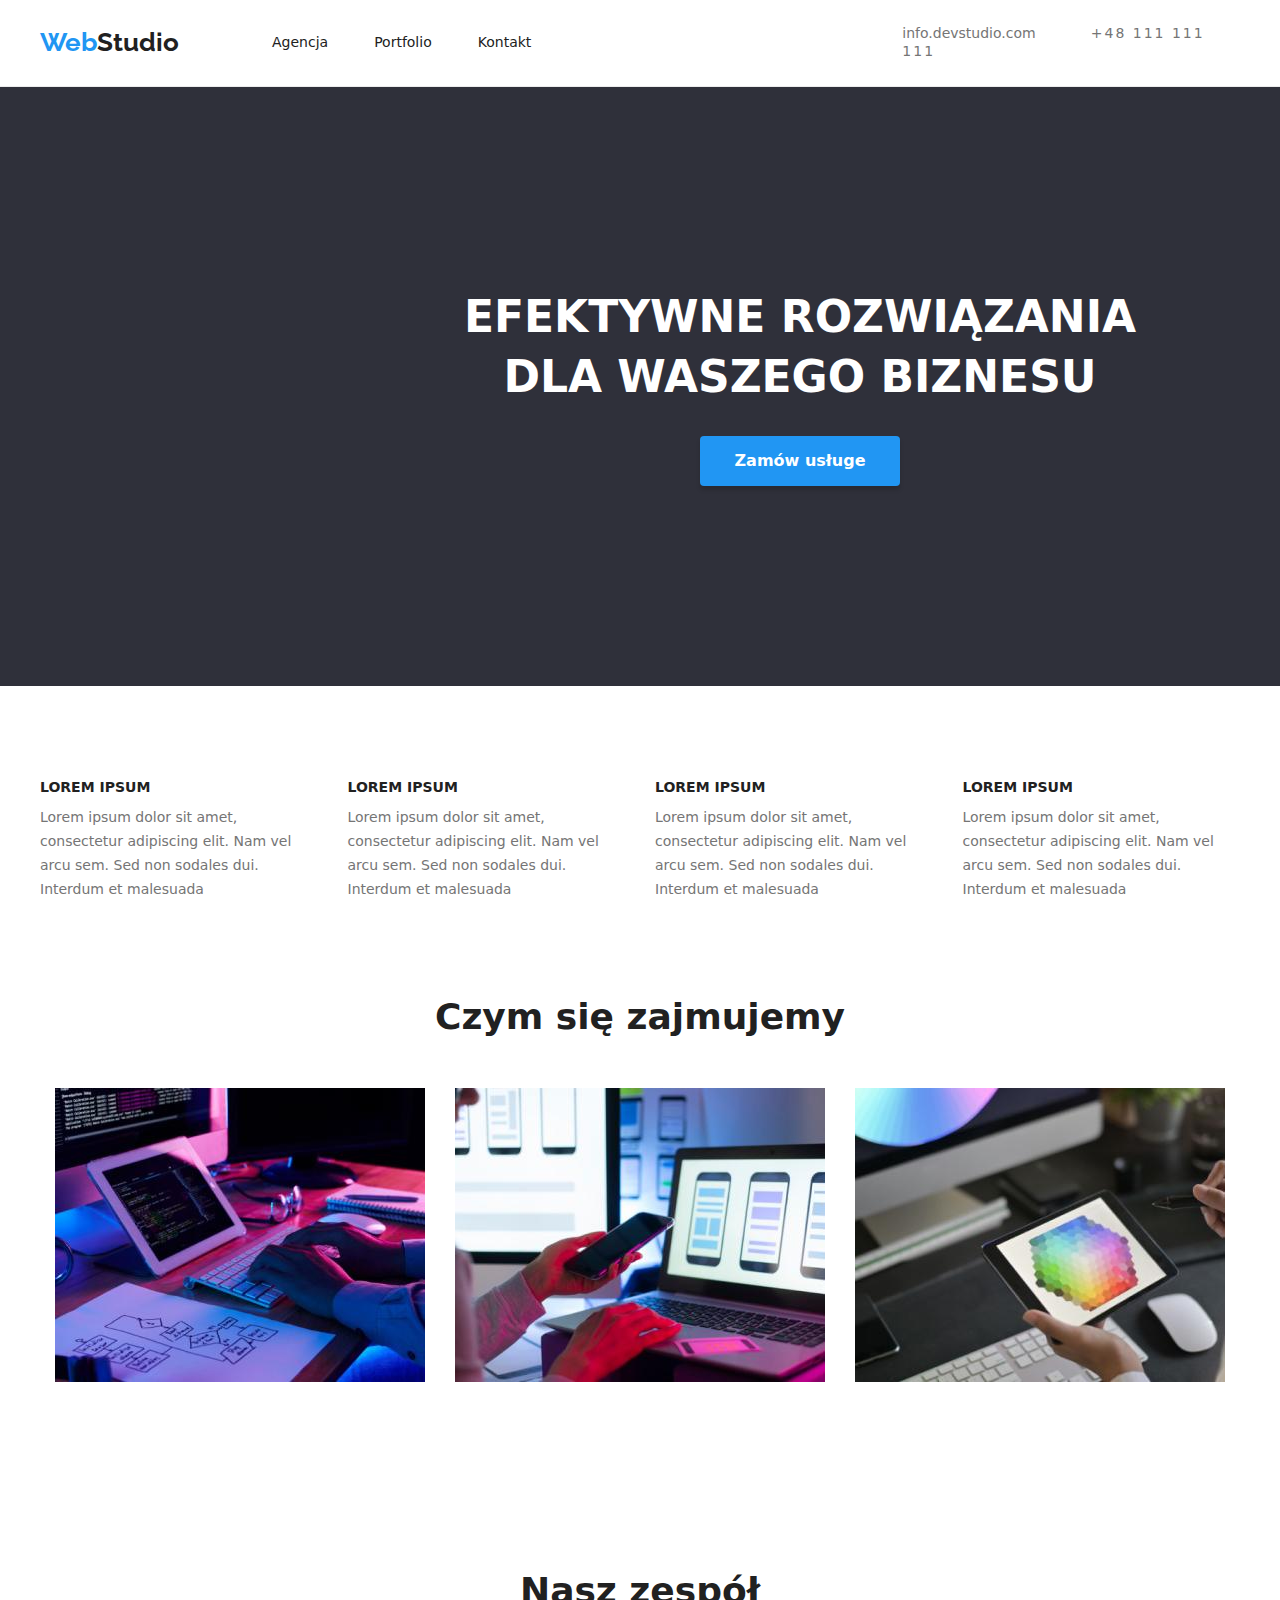
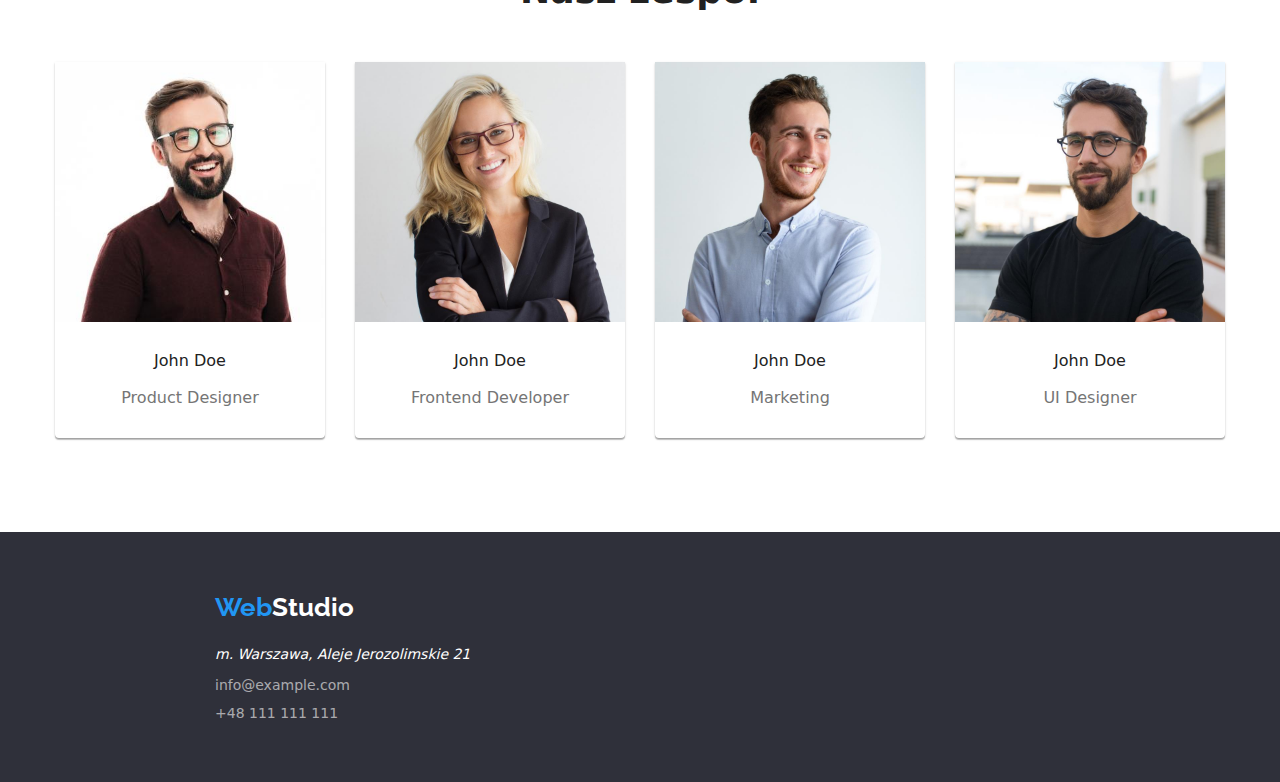
<file: index.html>
<!DOCTYPE html>
<html lang="en">
  <head>
    <meta charset="UTF-8" />
    <meta http-equiv="X-UA-Compatible" content="IE=edge" />
    <meta name="viewport" content="width=device-width, initial-scale=1.0" />
    <title>Studio</title>
    <link rel="stylesheet" href="css/styles.css" />
    <link rel="preconnect" href="https://fonts.googleapis.com" />
    <link rel="preconnect" href="https://fonts.gstatic.com" crossorigin />
    <link
      href="https://fonts.googleapis.com/css2?family=Raleway:wght@700&family=Roboto:wght@400;500;700;900&display=swap"
      rel="stylesheet"
    />
    <link
      rel="stylesheet"
      href="https://cdnjs.cloudflare.com/ajax/libs/modern-normalize/1.0.0/modern-normalize.min.css"
    />
  </head>
  <body>
    <header class="border-line">
      <div class="container header">
        <a class="logo link" href="index.html"
          >Web<span class="logo-span link">Studio</span></a
        >
        <nav>
          <ul class="list navigation">
            <li>
              <a href="/agencja" class="link nav"><span>Agencja</span></a>
            </li>
            <li>
              <a href="portfolio.html" class="link nav"
                ><span>Portfolio</span></a
              >
            </li>
            <li>
              <a href="/kontakt" class="link nav"><span>Kontakt</span></a>
            </li>
          </ul>
        </nav>
        <div class="contact-header">
          <a
            href="mailto:info.devstudio.com"
            class="link nav-contact header-mail"
            >info.devstudio.com</a
          >
          <a href="tel:+48111111111" class="link nav-contact header-phone"
            >+48 111 111 111</a
          >
        </div>
      </div>
    </header>
    <main>
      <section class="section" id="main-section">
        <div class="container main-section">
          <h1>
            EFEKTYWNE ROZWIĄZANIA <br />
            DLA WASZEGO BIZNESU
          </h1>
          <button class="main-button" type="button">Zamów usługe</button>
        </div>
      </section>
      <section class="section">
        <div class="container lorem-section">
          <ul class="list lorem-list">
            <li>
              <h3>LOREM IPSUM</h3>
              <p>
                Lorem ipsum dolor sit amet, consectetur adipiscing elit. Nam vel
                arcu sem. Sed non sodales dui. Interdum et malesuada
              </p>
            </li>

            <li>
              <h3>LOREM IPSUM</h3>
              <p>
                Lorem ipsum dolor sit amet, consectetur adipiscing elit. Nam vel
                arcu sem. Sed non sodales dui. Interdum et malesuada
              </p>
            </li>

            <li>
              <h3>LOREM IPSUM</h3>
              <p>
                Lorem ipsum dolor sit amet, consectetur adipiscing elit. Nam vel
                arcu sem. Sed non sodales dui. Interdum et malesuada
              </p>
            </li>

            <li>
              <h3>LOREM IPSUM</h3>
              <p>
                Lorem ipsum dolor sit amet, consectetur adipiscing elit. Nam vel
                arcu sem. Sed non sodales dui. Interdum et malesuada
              </p>
            </li>
          </ul>
        </div>
      </section>
      <section class="section" id="second-section">
        <div class="container second-section">
          <h2>Czym się zajmujemy</h2>
          <ul class="list main-images">
            <li>
              <img
                src="images/img1.jpg"
                alt="Pisanie kodu"
                width="370"
                height="294"
              />
            </li>
            <li>
              <img
                src="images/img2.jpg"
                alt="Tworzenie aplikacji"
                width="370"
                height="294"
              />
            </li>
            <li>
              <img
                src="images/img3.jpg"
                alt="Paleta barw"
                width="370"
                height="294"
              />
            </li>
          </ul>
        </div>
      </section>
      <section class="section">
        <div class="container team">
          <h2>Nasz zespół</h2>
          <ul class="list team-cards">
            <li class="team-card">
              <figure>
                <img
                  src="images/img4.jpg"
                  alt="John Doe"
                  width="270"
                  height="260"
                />
                <figcaption class="card-title">
                  <b class="team-member">John Doe</b> <br />
                  Product Designer
                </figcaption>
              </figure>
            </li>
            <li class="team-card">
              <figure>
                <img
                  src="images/img5.jpg"
                  alt="John Doe"
                  width="270"
                  height="260"
                />
                <figcaption class="card-title">
                  <b class="team-member">John Doe</b> <br />
                  Frontend Developer
                </figcaption>
              </figure>
            </li>
            <li class="team-card">
              <figure>
                <img
                  src="images/img6.jpg"
                  alt="John Doe"
                  width="270"
                  height="260"
                />
                <figcaption class="card-title">
                  <b class="team-member">John Doe</b> <br />
                  Marketing
                </figcaption>
              </figure>
            </li>
            <li class="team-card">
              <figure>
                <img
                  src="images/img7.jpg"
                  alt="John Doe"
                  width="270"
                  height="260"
                />
                <figcaption class="card-title">
                  <b class="team-member">John Doe</b> <br />
                  UI Designer
                </figcaption>
              </figure>
            </li>
          </ul>
        </div>
      </section>
    </main>
    <footer>
      <div class="container footer">
        <a class="logo-footer link" href="index.html"
          >Web<span class="logo-span-footer link">Studio</span></a
        >
        <address class="address-footer">
          m. Warszawa, Aleje Jerozolimskie 21
        </address>
        <ul class="list footer-contact">
          <li>
            <a href="mailto:info@example.com" class="link nav-footer"
              >info@example.com</a
            >
          </li>
          <li>
            <a href="tel:+48111111111" class="link nav-footer"
              >+48 111 111 111</a
            >
          </li>
        </ul>
      </div>
    </footer>
  </body>
</html>
</file>
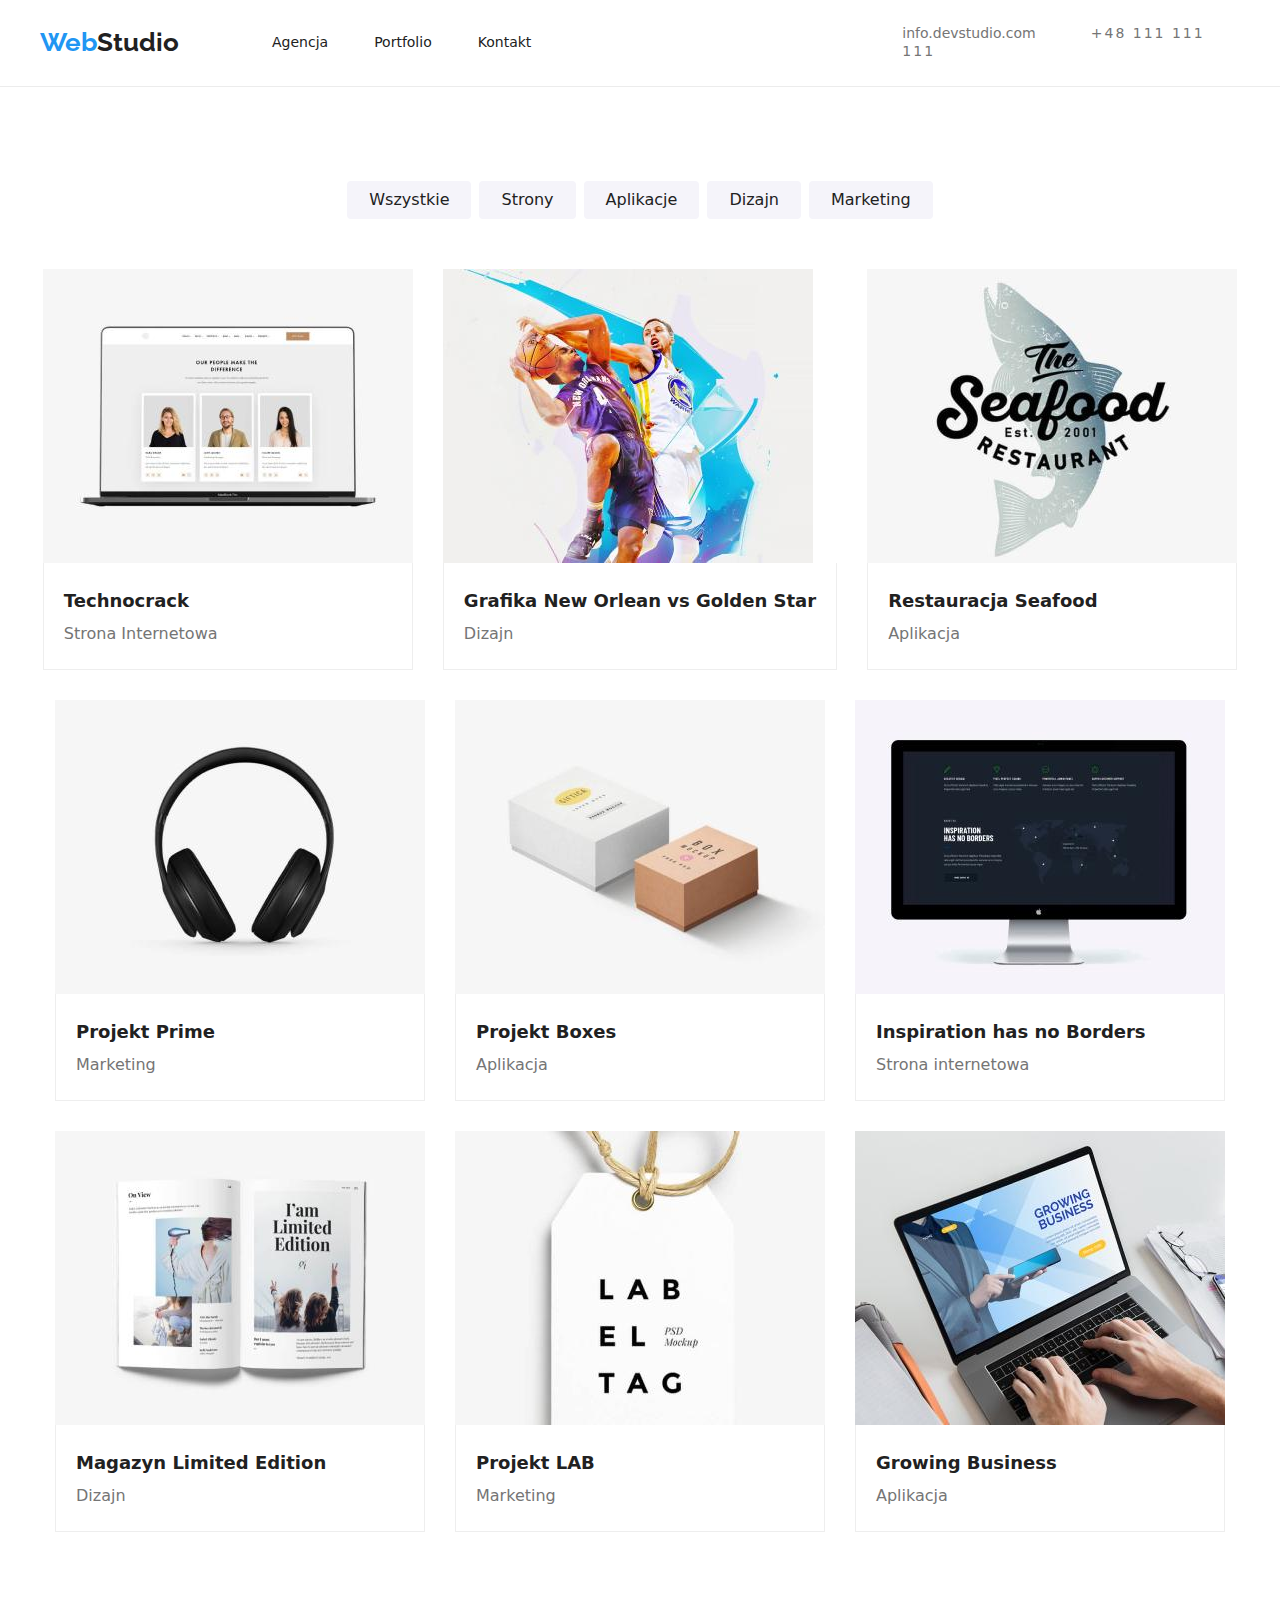
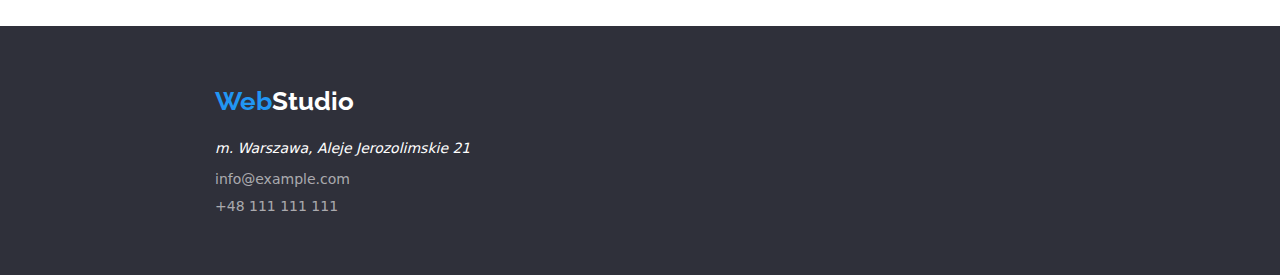
<file: portfolio.html>
<!DOCTYPE html>
<html lang="en">
  <head>
    <meta charset="UTF-8" />
    <meta http-equiv="X-UA-Compatible" content="IE=edge" />
    <meta name="viewport" content="width=device-width, initial-scale=1.0" />
    <title>Portfolio</title>
    <link rel="stylesheet" href="css/styles.css" />
    <link rel="preconnect" href="https://fonts.googleapis.com" />
    <link rel="preconnect" href="https://fonts.gstatic.com" crossorigin />
    <link
      href="https://fonts.googleapis.com/css2?family=Raleway:wght@700&family=Roboto:wght@400;500;700;900&display=swap"
      rel="stylesheet"
    />
    <link
      rel="stylesheet"
      href="https://cdnjs.cloudflare.com/ajax/libs/modern-normalize/1.0.0/modern-normalize.min.css"
    />
  </head>
  <body>
    <header class="border-line">
      <div class="container header">
        <a class="logo link" href="index.html"
          >Web<span class="logo-span link">Studio</span></a
        >
        <nav>
          <ul class="list navigation">
            <li>
              <a href="/agencja" class="link nav"><span>Agencja</span></a>
            </li>
            <li>
              <a href="portfolio.html" class="link nav"
                ><span>Portfolio</span></a
              >
            </li>
            <li>
              <a href="/kontakt" class="link nav"><span>Kontakt</span></a>
            </li>
          </ul>
        </nav>
        <div class="contact-header">
          <a
            href="mailto:info.devstudio.com"
            class="link nav-contact header-mail"
            >info.devstudio.com</a
          >
          <a href="tel:+48111111111" class="link nav-contact header-phone"
            >+48 111 111 111</a
          >
        </div>
      </div>
    </header>
    <main>
      <section class="section" id="filter-buttons-section">
        <div class="container filter-buttons-section">
          <ul class="list filter-buttons">
            <li>
              <button class="filter-button" type="button">Wszystkie</button>
            </li>
            <li><button class="filter-button" type="button">Strony</button></li>
            <li>
              <button class="filter-button" type="button">Aplikacje</button>
            </li>
            <li><button class="filter-button" type="button">Dizajn</button></li>
            <li>
              <button class="filter-button" type="button">Marketing</button>
            </li>
          </ul>
        </div>
      </section>
      <section class="section" id="images-portfolio-section">
        <div class="container images-portfolio-section">
          <ul class="list images-portfolio">
            <li class="image-portfolio-main">
              <figure>
                <img
                  class="image-portfolio"
                  src="images/img8.jpg"
                  alt="wyglad strony internetowej na laptopie"
                />
                <figcaption class="image-description">
                  <b class="title">Technocrack</b><br />Strona Internetowa
                </figcaption>
              </figure>
            </li>
            <li class="image-portfolio-main">
              <figure>
                <img
                  class="image-portfolio"
                  src="images/img9.jpg"
                  alt="koszykarze walczacy o pilke"
                />
                <figcaption class="image-description">
                  <b class="title">Grafika New Orlean vs Golden Star</b
                  ><br />Dizajn
                </figcaption>
              </figure>
            </li>
            <li class="image-portfolio-main">
              <figure>
                <img
                  class="image-portfolio"
                  src="images/img10.jpg"
                  alt="logo firmy seafood"
                />
                <figcaption class="image-description">
                  <b class="title">Restauracja Seafood</b><br />Aplikacja
                </figcaption>
              </figure>
            </li>
            <li class="image-portfolio-main">
              <figure>
                <img
                  class="image-portfolio"
                  src="images/img11.jpg"
                  alt="sluchawki z projektu prime"
                />
                <figcaption class="image-description">
                  <b class="title">Projekt Prime</b><br />Marketing
                </figcaption>
              </figure>
            </li>
            <li class="image-portfolio-main">
              <figure>
                <img
                  class="image-portfolio"
                  src="images/img12.jpg"
                  alt="2 pudelka projektu boxes"
                />
                <figcaption class="image-description">
                  <b class="title">Projekt Boxes</b><br />Aplikacja
                </figcaption>
              </figure>
            </li>
            <li class="image-portfolio-main">
              <figure>
                <img
                  class="image-portfolio"
                  src="images/img13.jpg"
                  alt="monitor firmy mac "
                />
                <figcaption class="image-description">
                  <b class="title">Inspiration has no Borders</b><br />Strona
                  internetowa
                </figcaption>
              </figure>
            </li>
            <li class="image-portfolio-main">
              <figure>
                <img
                  class="image-portfolio"
                  src="images/img14.jpg"
                  alt="magazyn limited edition"
                />
                <figcaption class="image-description">
                  <b class="title">Magazyn Limited Edition</b><br />Dizajn
                </figcaption>
              </figure>
            </li>
            <li class="image-portfolio-main">
              <figure>
                <img
                  class="image-portfolio"
                  src="images/img15.jpg"
                  alt="zawieszka z napisem projekt lab"
                />
                <figcaption class="image-description">
                  <b class="title">Projekt LAB</b><br />Marketing
                </figcaption>
              </figure>
            </li>
            <li class="image-portfolio-main">
              <figure>
                <img
                  class="image-portfolio"
                  src="images/img16.jpg"
                  alt="strona o nazwie growing bussiness"
                />
                <figcaption class="image-description">
                  <b class="title">Growing Business</b><br />Aplikacja
                </figcaption>
              </figure>
            </li>
          </ul>
        </div>
      </section>
    </main>
    <footer>
      <div class="container footer">
        <a class="logo-footer link" href="index.html"
          >Web<span class="logo-span-footer link">Studio</span></a
        >
        <address class="address-footer">
          m. Warszawa, Aleje Jerozolimskie 21
        </address>
        <ul class="list footer-contact">
          <li>
            <a href="mailto:info@example.com" class="link nav-footer"
              >info@example.com</a
            >
          </li>
          <li>
            <a href="tel:+48111111111" class="link nav-footer"
              >+48 111 111 111</a
            >
          </li>
        </ul>
      </div>
    </footer>
  </body>
</html>
</file>
<file: css/styles.css>
*,
*::after,
*::before {
    box-sizing: border-box;
    margin: 0;
    padding: 0;
}
:root {
    --brand-color: #2196F3;
    --white-color: #ffffff;
    --black-color: #212121;
    --grey-color: #757575;
    --grey-footer-color: rgba(255, 255, 255, 0.6);
    --background-black: #2F303A;
}
h1,
h2,
h3 {
    margin: 0;
}

p {
    padding: 0;
}

ul {
    margin: 0;
    padding: 0;
}
img {
    display: block;
}

body {
    font-family: 'Roboto', sans-serif;
    color: var(--black-color);
    margin: 0;
    padding: 0;
}

.link:hover {
    color: var(--brand-color);
}

.link:focus {
    color: var(--brand-color);
}

a[href*="tel"]:focus,
a[href*="mailto"]:focus {
    color: var(--brand-color);
}

a[href*="tel"]:hover,
a[href*="mailto"]:hover {
    color: var(--brand-color);
}

button {
    cursor: pointer;
}

.link {
    text-decoration: none;
}

.image-portfolio {
    width: 370px;
    height: 294px;
}

.logo {
    font-size: 26px;
    line-height: 1.2;
    color: var(--brand-color);
    font-family: "Raleway", sans-serif;
    font-weight: 700;
}

.logo-span {
    font-size: 26px;
    line-height: 1.2;
    color: var(--black-color);
    font-family: "Raleway", sans-serif;
    font-weight: 700;
}

.logo-footer {
    font-size: 26px;
    line-height: 1.2;
    color: var(--brand-color);
    font-family: "Raleway", sans-serif;
    font-weight: 700;
}

.logo-span-footer {
    font-size: 26px;
    line-height: 1.2;
    color: var(--white-color);
    font-family: "Raleway", sans-serif;
    font-weight: 700;
}

.nav {
    font-size: 14px;
    line-height: 1.14;
    font-weight: 500;
    color: var(--black-color);
}

.nav-contact {
    font-size: 14px;
    line-height: 1.14;
    font-weight: 500;
    color: var(--grey-color);
}
.header-phone{
    letter-spacing: 2px;
}

.nav-footer {
    font-size: 14px;
    line-height: 1.14;
    font-weight: 400;
    color: var(--grey-footer-color);
}

h1 {
    font-size: 44px;
    line-height: 1.36;
    font-weight: 900;
    color: var(--white-color);
    text-align: center;
    padding-bottom: 30px;
}

.list{
    list-style: none;
}

.main-button {
    font-size: 16px;
    line-height: 1.87;
    font-weight: 700;
    width: 200px;
    height: 50px;
    border: none;
    border-radius: 4px;
    box-shadow: 0px 4px 4px rgba(0, 0, 0, 0.15);
    background-color: var(--brand-color);
    color: var(--white-color);
}

.filter-button {
    font-size: 16px;
    font-weight: 500;
    line-height: 1.62;
    border: none;
    border-radius: 4px;
    height: 38px;
    background: #F5F4FA;
    color: var(--black-color);
    padding: 6px 22px;
    
}

.filter-button:hover{
    background-color: var(--brand-color);
    border-radius: 4px;
     box-shadow: 0px 3px 1px rgba(0, 0, 0, 0.1), 0px 1px 2px rgba(0, 0, 0, 0.08), 0px 2px 2px rgba(0, 0, 0, 0.12);
    color: var(--white-color);
}

.filter-button:focus{
    background-color: var(--brand-color);
    border-radius: 4px;
    box-shadow: 0px 3px 1px rgba(0, 0, 0, 0.1), 0px 1px 2px rgba(0, 0, 0, 0.08), 0px 2px 2px rgba(0, 0, 0, 0.12);
    color: var(--white-color);
}

h3 {
    font-size: 14px;
    line-height: 1.14;
    font-weight: 700;
    color: var(--black-color);
    padding-bottom: 10px;
}

p {
    font-size: 14px;
    line-height: 1.71;
    font-weight: 400;
    color: var(--grey-color);
}

h2 {
    font-size: 36px;
    line-height: 1.16;
    font-weight: 700;
    color: var(--black-color);
    padding-bottom: 50px;
}

.team-member {
    font-size: 16px;
    line-height: 1.18;
    font-weight: 500;
    color: var(--black-color);
}

.card-title {
    font-size: 16px;
    line-height: 1.18;
    font-weight: 400;
    color: var(--grey-color);
}

.address-footer {
    font-size: 14px;
    line-height: 1.71;
    font-weight: 400;
    color: var(--white-color);
}

figure>figcaption>.title {
    font-size: 18px;
    line-height: 2;
    font-weight: 700;
    color: var(--black-color);
}

.image-description {
    font-size: 16px;
    line-height: 1.87;
    font-weight: 400;
    color: var(--grey-color);
}
.container{
    width: 1200px;
    margin: auto;
}
.border-line{
    border-bottom: 1px solid #ECECEC;
}
.header{
    display: flex;
    justify-content: flex-start;
    align-items: center;
    padding-top: 24px;
    padding-bottom: 25px;
}
.navigation{
    display: flex;
    gap: 46px;
    padding-left: 93px;
}
.contact-header{
    padding-left: 371px;
    
}
.header-mail{
    padding-right: 50px;
}
#main-section{
    padding: 0;
}
.main-section{
    display: flex;
    flex-direction: column;
    align-items: center;
    padding-top: 200px;
    padding-bottom: 200px;
    background-color: var(--background-black);
    width: 1600px;
}
.section{
    padding-top: 94px;
    padding-bottom: 94px;
}
.lorem-list{
    display: flex;
    justify-content: center;
    align-items: center;
    gap: 30px;
}
#second-section{
    padding: 0;
    padding-bottom: 94px;
}
.second-section{
    display: flex;
    flex-direction: column;
    align-items: center;
}
.main-images{
    display: flex;
    gap: 30px;
}
.team{
    display: flex;
    flex-direction: column;
    align-items: center;
}
.team-cards{
    display: flex;
    gap: 30px;
}
.team-card{
    display: flex;
    box-shadow: 0px 1px 3px rgba(0, 0, 0, 0.12), 0px 1px 1px rgba(0, 0, 0, 0.14), 0px 2px 1px rgba(0, 0, 0, 0.2);
    border-radius: 0px 0px 4px 4px;
}
.card-title{
    /* text-align: center;
    padding: 30px; */
    display: flex;
    align-items: center;
    justify-content: center;
    flex-direction: column;
    padding: 30px;
}
.footer{
    width: 1600px;
    background-color: var(--background-black);
    padding-left: 215px;
    padding-top: 60px;
    padding-bottom: 60px;
}
.footer-contact{
    display: flex;
    flex-direction: column;
    gap: 9px;
}
.address-footer{
    padding-top: 20px;
    padding-bottom: 9px;
}
.filter-buttons{
    display: flex;
    justify-content: center;
    gap: 8px;
    
}
.images-portfolio{
    display: flex;
    justify-content: center;
    flex-wrap: wrap;
    gap: 30px;
    flex-basis: calc((100% - 60px) / 3);
}
#filter-buttons-section{
    padding:0;
    padding-top: 94px;
    padding-bottom: 50px;
}
#images-portfolio-section{
    padding: 0;
    padding-bottom: 94px;
}
.image-description{
    border: 1px solid #EEEEEE;
    border-top: 0;
    padding: 20px;   
}
</file>
